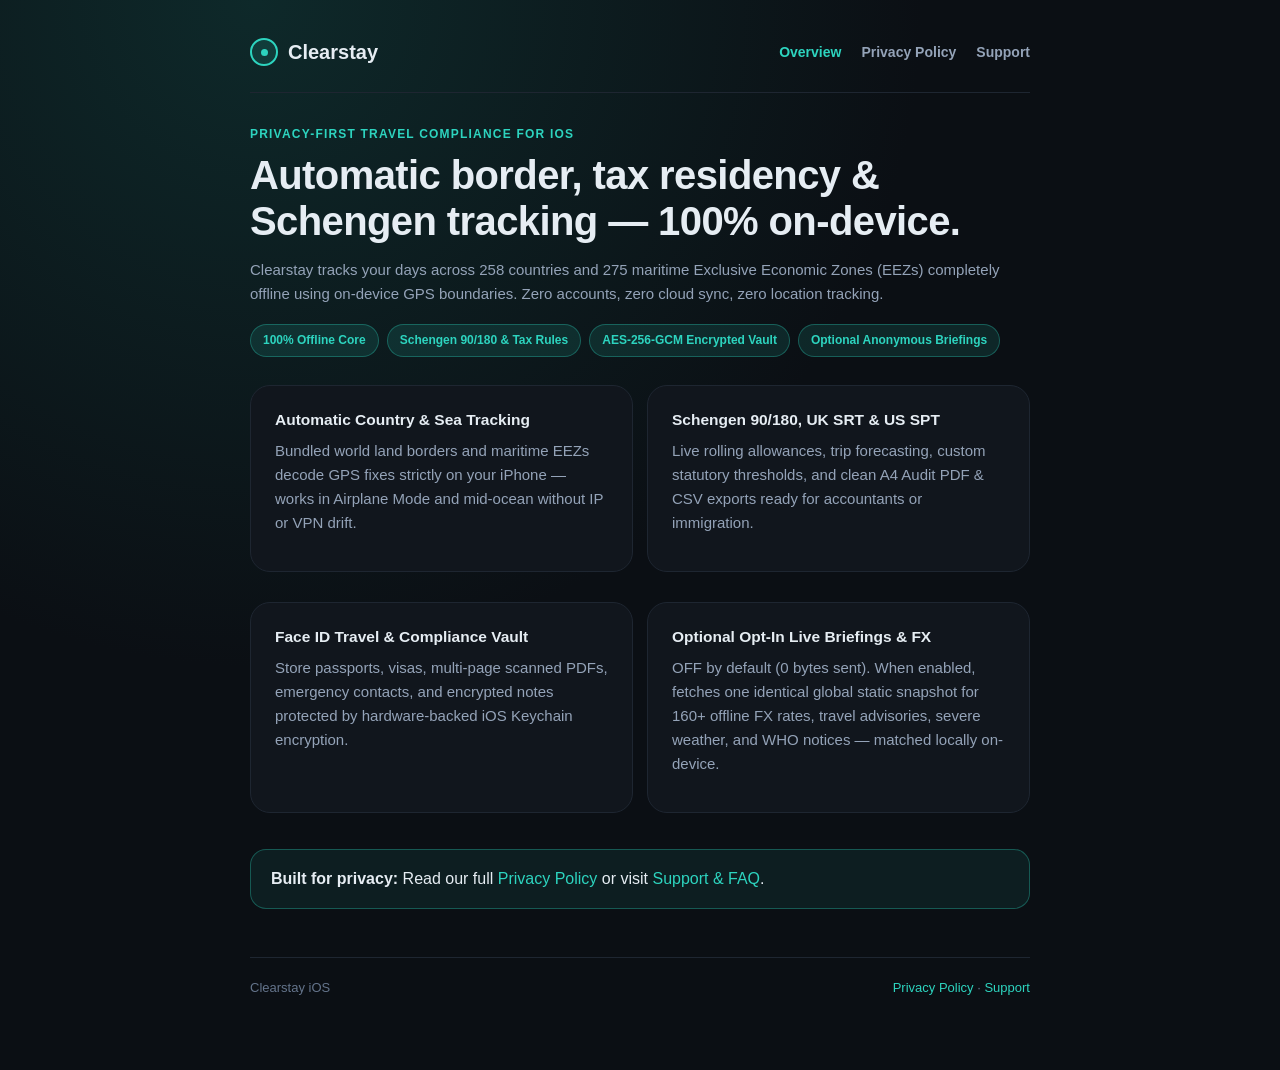
<file: site/index.html>
<!doctype html>
<html lang="en">
<head>
  <meta charset="utf-8">
  <meta name="viewport" content="width=device-width, initial-scale=1">
  <title>Clearstay — Offline Travel Day, Tax Residency &amp; Schengen Tracker</title>
  <link rel="stylesheet" href="styles.css">
</head>
<body>
  <div class="wrap">
    <nav>
      <a class="brand" href="./"><span class="brand-dot"></span>Clearstay</a>
      <div class="nav-links">
        <a class="active" href="./">Overview</a>
        <a href="./privacy.html">Privacy Policy</a>
        <a href="./support.html">Support</a>
      </div>
    </nav>

    <div class="eyebrow">Privacy-First Travel Compliance for iOS</div>
    <h1>Automatic border, tax residency &amp; Schengen tracking — 100% on-device.</h1>
    <p>Clearstay tracks your days across 258 countries and 275 maritime Exclusive Economic Zones (EEZs) completely offline using on-device GPS boundaries. Zero accounts, zero cloud sync, zero location tracking.</p>

    <div class="pill-row">
      <span class="pill">100% Offline Core</span>
      <span class="pill">Schengen 90/180 &amp; Tax Rules</span>
      <span class="pill">AES-256-GCM Encrypted Vault</span>
      <span class="pill">Optional Anonymous Briefings</span>
    </div>

    <div class="grid-2">
      <div class="card">
        <h3>Automatic Country &amp; Sea Tracking</h3>
        <p>Bundled world land borders and maritime EEZs decode GPS fixes strictly on your iPhone — works in Airplane Mode and mid-ocean without IP or VPN drift.</p>
      </div>
      <div class="card">
        <h3>Schengen 90/180, UK SRT &amp; US SPT</h3>
        <p>Live rolling allowances, trip forecasting, custom statutory thresholds, and clean A4 Audit PDF &amp; CSV exports ready for accountants or immigration.</p>
      </div>
      <div class="card">
        <h3>Face ID Travel &amp; Compliance Vault</h3>
        <p>Store passports, visas, multi-page scanned PDFs, emergency contacts, and encrypted notes protected by hardware-backed iOS Keychain encryption.</p>
      </div>
      <div class="card">
        <h3>Optional Opt-In Live Briefings &amp; FX</h3>
        <p>OFF by default (0 bytes sent). When enabled, fetches one identical global static snapshot for 160+ offline FX rates, travel advisories, severe weather, and WHO notices — matched locally on-device.</p>
      </div>
    </div>

    <div class="callout">
      <strong>Built for privacy:</strong> Read our full <a href="./privacy.html">Privacy Policy</a> or visit <a href="./support.html">Support &amp; FAQ</a>.
    </div>

    <footer>
      <span>Clearstay iOS</span>
      <span><a href="./privacy.html">Privacy Policy</a> · <a href="./support.html">Support</a></span>
    </footer>
  </div>
</body>
</html>
</file>
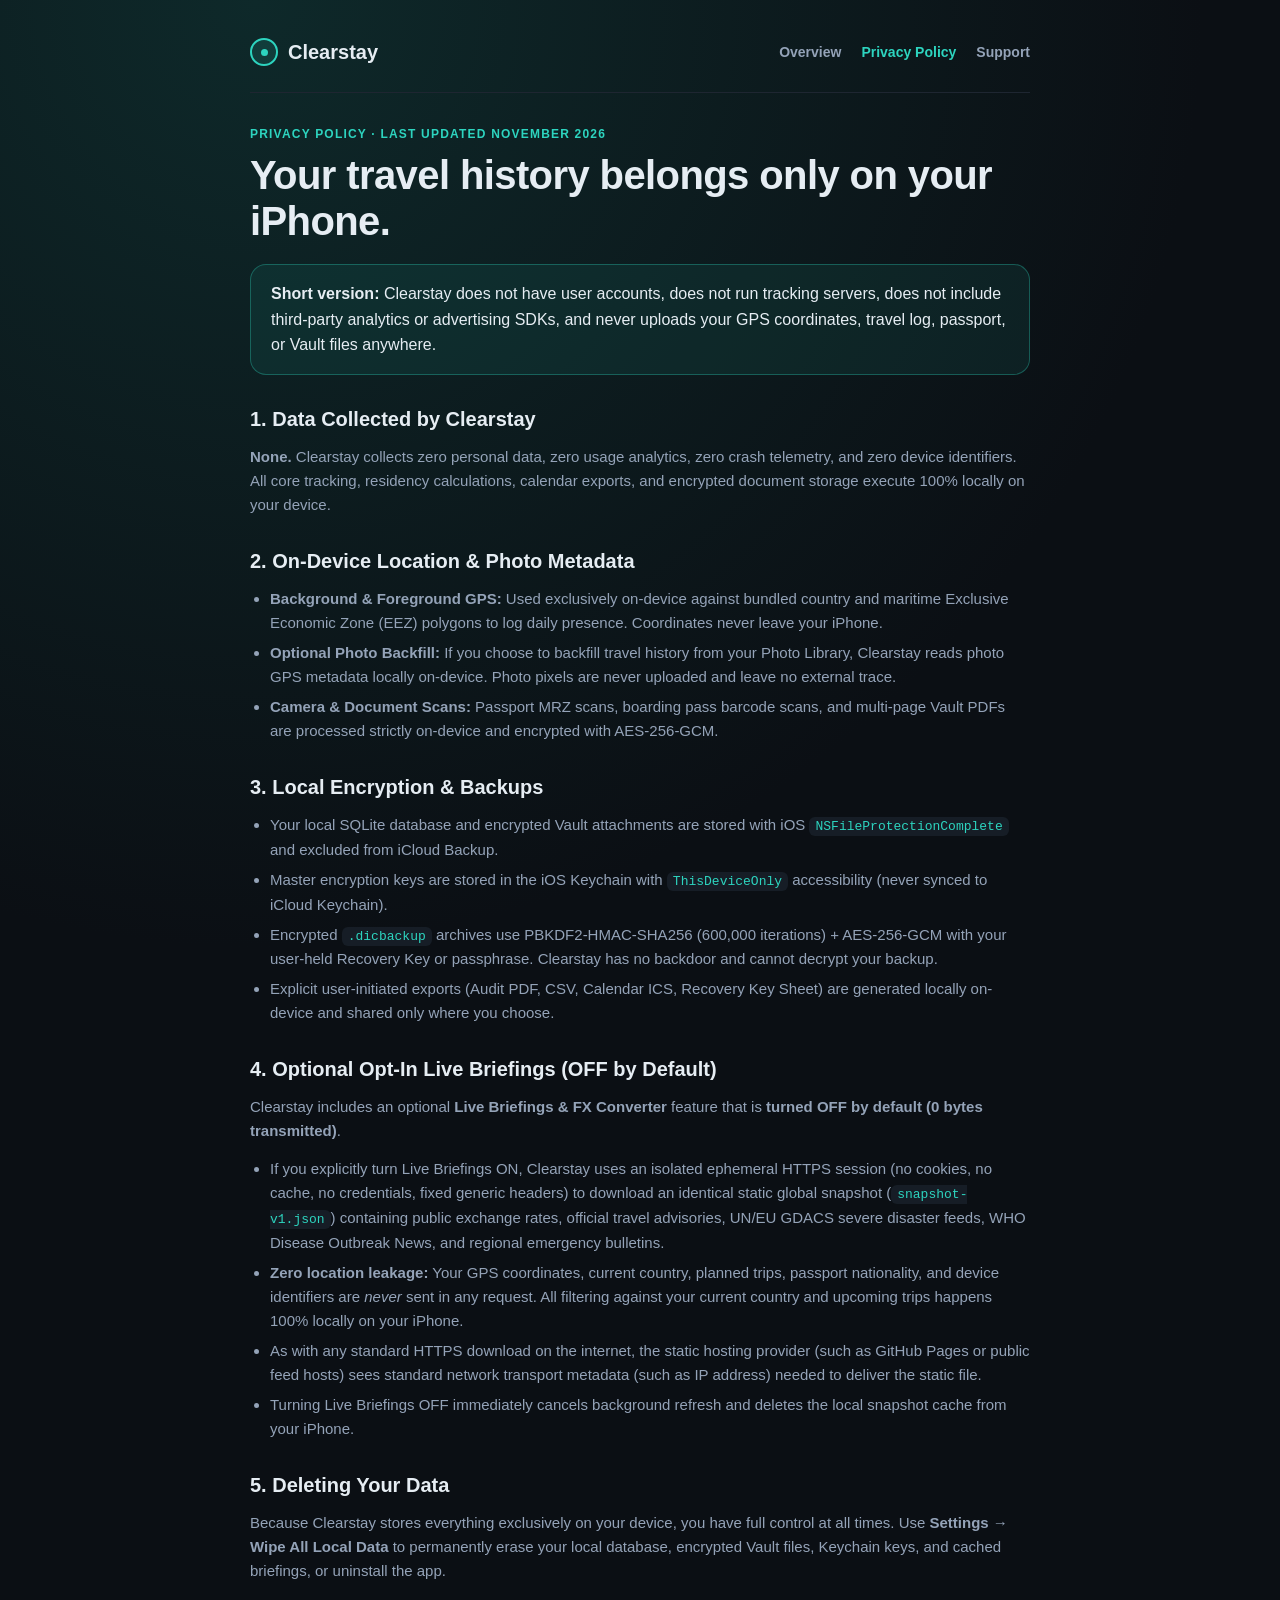
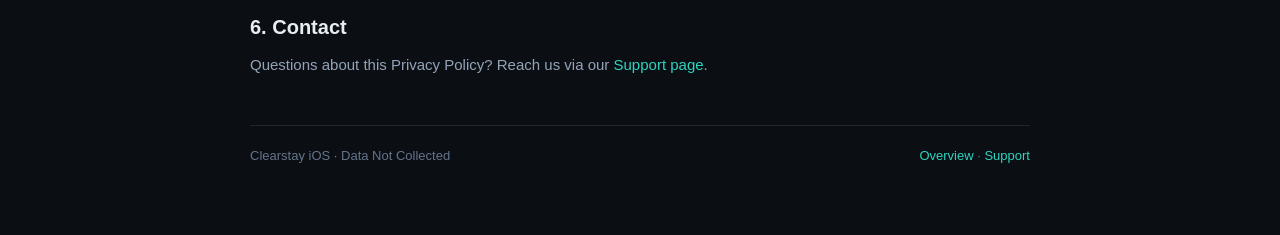
<file: site/privacy.html>
<!doctype html>
<html lang="en">
<head>
  <meta charset="utf-8">
  <meta name="viewport" content="width=device-width, initial-scale=1">
  <title>Privacy Policy — Clearstay</title>
  <link rel="stylesheet" href="styles.css">
</head>
<body>
  <div class="wrap">
    <nav>
      <a class="brand" href="./"><span class="brand-dot"></span>Clearstay</a>
      <div class="nav-links">
        <a href="./">Overview</a>
        <a class="active" href="./privacy.html">Privacy Policy</a>
        <a href="./support.html">Support</a>
      </div>
    </nav>

    <div class="eyebrow">Privacy Policy · Last Updated November 2026</div>
    <h1>Your travel history belongs only on your iPhone.</h1>

    <div class="callout">
      <strong>Short version:</strong> Clearstay does not have user accounts, does not run tracking servers, does not include third-party analytics or advertising SDKs, and never uploads your GPS coordinates, travel log, passport, or Vault files anywhere.
    </div>

    <h2>1. Data Collected by Clearstay</h2>
    <p><strong>None.</strong> Clearstay collects zero personal data, zero usage analytics, zero crash telemetry, and zero device identifiers. All core tracking, residency calculations, calendar exports, and encrypted document storage execute 100% locally on your device.</p>

    <h2>2. On-Device Location &amp; Photo Metadata</h2>
    <ul>
      <li><strong>Background &amp; Foreground GPS:</strong> Used exclusively on-device against bundled country and maritime Exclusive Economic Zone (EEZ) polygons to log daily presence. Coordinates never leave your iPhone.</li>
      <li><strong>Optional Photo Backfill:</strong> If you choose to backfill travel history from your Photo Library, Clearstay reads photo GPS metadata locally on-device. Photo pixels are never uploaded and leave no external trace.</li>
      <li><strong>Camera &amp; Document Scans:</strong> Passport MRZ scans, boarding pass barcode scans, and multi-page Vault PDFs are processed strictly on-device and encrypted with AES-256-GCM.</li>
    </ul>

    <h2>3. Local Encryption &amp; Backups</h2>
    <ul>
      <li>Your local SQLite database and encrypted Vault attachments are stored with iOS <code>NSFileProtectionComplete</code> and excluded from iCloud Backup.</li>
      <li>Master encryption keys are stored in the iOS Keychain with <code>ThisDeviceOnly</code> accessibility (never synced to iCloud Keychain).</li>
      <li>Encrypted <code>.dicbackup</code> archives use PBKDF2-HMAC-SHA256 (600,000 iterations) + AES-256-GCM with your user-held Recovery Key or passphrase. Clearstay has no backdoor and cannot decrypt your backup.</li>
      <li>Explicit user-initiated exports (Audit PDF, CSV, Calendar ICS, Recovery Key Sheet) are generated locally on-device and shared only where you choose.</li>
    </ul>

    <h2>4. Optional Opt-In Live Briefings (OFF by Default)</h2>
    <p>Clearstay includes an optional <strong>Live Briefings &amp; FX Converter</strong> feature that is <strong>turned OFF by default (0 bytes transmitted)</strong>.</p>
    <ul>
      <li>If you explicitly turn Live Briefings ON, Clearstay uses an isolated ephemeral HTTPS session (no cookies, no cache, no credentials, fixed generic headers) to download an identical static global snapshot (<code>snapshot-v1.json</code>) containing public exchange rates, official travel advisories, UN/EU GDACS severe disaster feeds, WHO Disease Outbreak News, and regional emergency bulletins.</li>
      <li><strong>Zero location leakage:</strong> Your GPS coordinates, current country, planned trips, passport nationality, and device identifiers are <em>never</em> sent in any request. All filtering against your current country and upcoming trips happens 100% locally on your iPhone.</li>
      <li>As with any standard HTTPS download on the internet, the static hosting provider (such as GitHub Pages or public feed hosts) sees standard network transport metadata (such as IP address) needed to deliver the static file.</li>
      <li>Turning Live Briefings OFF immediately cancels background refresh and deletes the local snapshot cache from your iPhone.</li>
    </ul>

    <h2>5. Deleting Your Data</h2>
    <p>Because Clearstay stores everything exclusively on your device, you have full control at all times. Use <strong>Settings → Wipe All Local Data</strong> to permanently erase your local database, encrypted Vault files, Keychain keys, and cached briefings, or uninstall the app.</p>

    <h2>6. Contact</h2>
    <p>Questions about this Privacy Policy? Reach us via our <a href="./support.html">Support page</a>.</p>

    <footer>
      <span>Clearstay iOS · Data Not Collected</span>
      <span><a href="./">Overview</a> · <a href="./support.html">Support</a></span>
    </footer>
  </div>
</body>
</html>
</file>
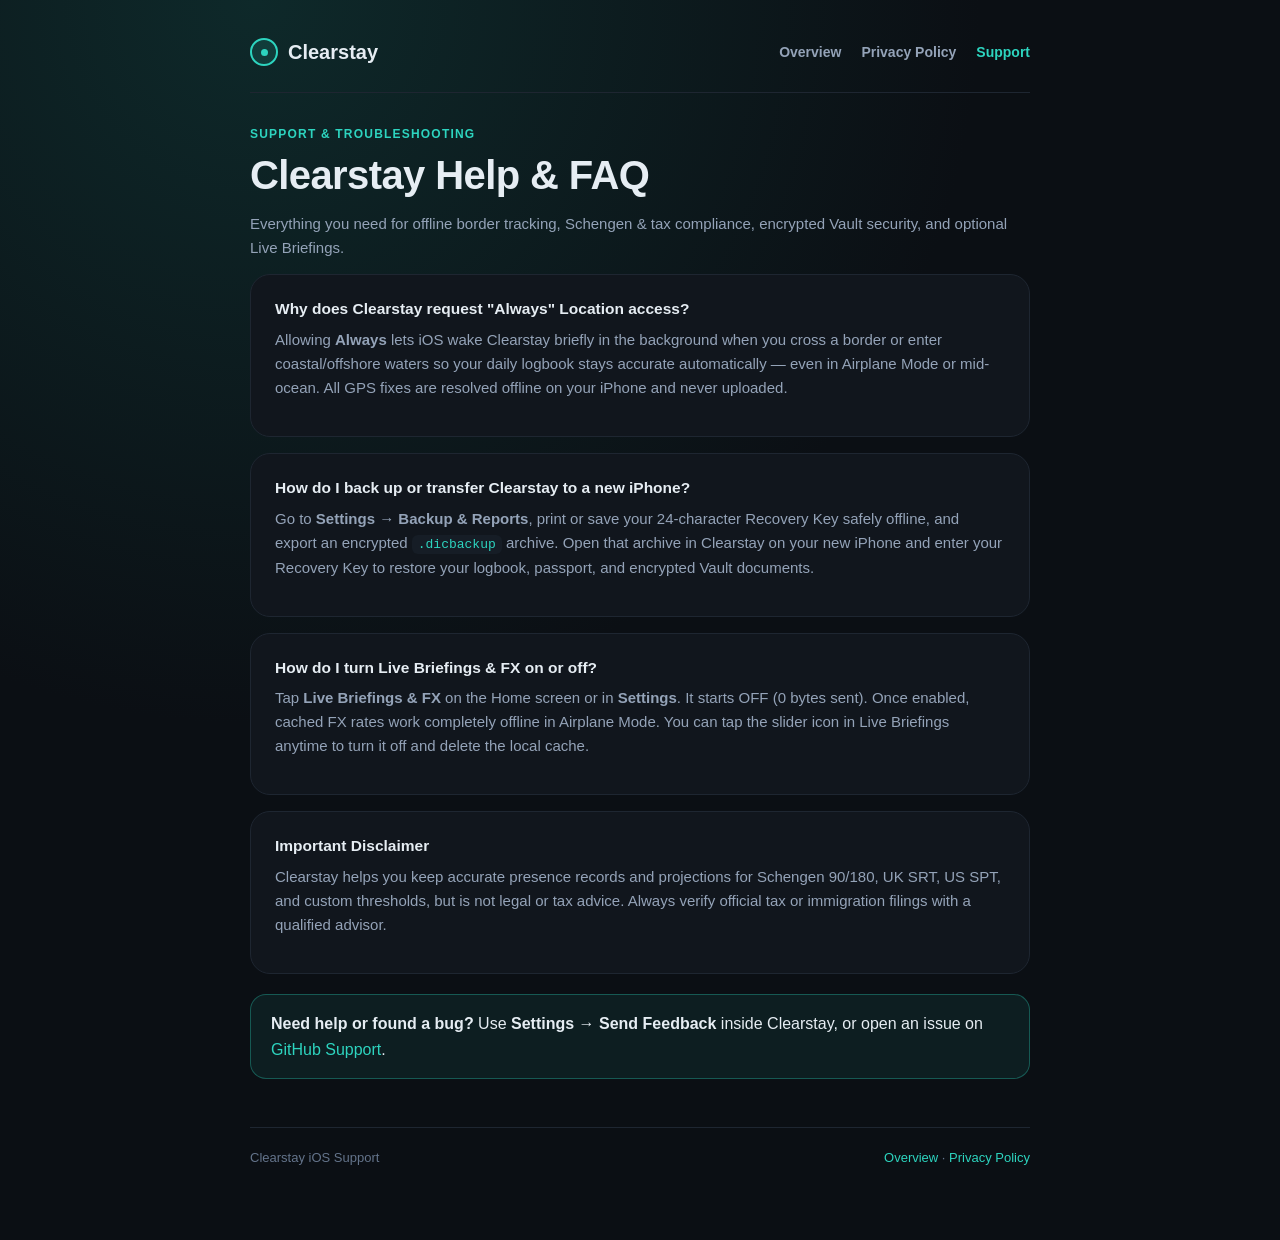
<file: site/support.html>
<!doctype html>
<html lang="en">
<head>
  <meta charset="utf-8">
  <meta name="viewport" content="width=device-width, initial-scale=1">
  <title>Support &amp; FAQ — Clearstay</title>
  <link rel="stylesheet" href="styles.css">
</head>
<body>
  <div class="wrap">
    <nav>
      <a class="brand" href="./"><span class="brand-dot"></span>Clearstay</a>
      <div class="nav-links">
        <a href="./">Overview</a>
        <a href="./privacy.html">Privacy Policy</a>
        <a class="active" href="./support.html">Support</a>
      </div>
    </nav>

    <div class="eyebrow">Support &amp; Troubleshooting</div>
    <h1>Clearstay Help &amp; FAQ</h1>
    <p>Everything you need for offline border tracking, Schengen &amp; tax compliance, encrypted Vault security, and optional Live Briefings.</p>

    <div class="card">
      <h3>Why does Clearstay request "Always" Location access?</h3>
      <p>Allowing <strong>Always</strong> lets iOS wake Clearstay briefly in the background when you cross a border or enter coastal/offshore waters so your daily logbook stays accurate automatically — even in Airplane Mode or mid-ocean. All GPS fixes are resolved offline on your iPhone and never uploaded.</p>
    </div>

    <div class="card">
      <h3>How do I back up or transfer Clearstay to a new iPhone?</h3>
      <p>Go to <strong>Settings → Backup &amp; Reports</strong>, print or save your 24-character Recovery Key safely offline, and export an encrypted <code>.dicbackup</code> archive. Open that archive in Clearstay on your new iPhone and enter your Recovery Key to restore your logbook, passport, and encrypted Vault documents.</p>
    </div>

    <div class="card">
      <h3>How do I turn Live Briefings &amp; FX on or off?</h3>
      <p>Tap <strong>Live Briefings &amp; FX</strong> on the Home screen or in <strong>Settings</strong>. It starts OFF (0 bytes sent). Once enabled, cached FX rates work completely offline in Airplane Mode. You can tap the slider icon in Live Briefings anytime to turn it off and delete the local cache.</p>
    </div>

    <div class="card">
      <h3>Important Disclaimer</h3>
      <p>Clearstay helps you keep accurate presence records and projections for Schengen 90/180, UK SRT, US SPT, and custom thresholds, but is not legal or tax advice. Always verify official tax or immigration filings with a qualified advisor.</p>
    </div>

    <div class="callout">
      <strong>Need help or found a bug?</strong> Use <strong>Settings → Send Feedback</strong> inside Clearstay, or open an issue on <a href="https://github.com/rydlewiczc-cpu/clearstay-web/issues">GitHub Support</a>.
    </div>

    <footer>
      <span>Clearstay iOS Support</span>
      <span><a href="./">Overview</a> · <a href="./privacy.html">Privacy Policy</a></span>
    </footer>
  </div>
</body>
</html>
</file>
<file: site/styles.css>
:root {
  --canvas: #0B0F14;
  --card: #11161D;
  --card-raised: #161D26;
  --mint: #2DD4BF;
  --sky: #60A5FA;
  --amber: #FBBF24;
  --ink: #E6EDF3;
  --muted: #94A3B8;
  --faint: #64748B;
  --hairline: #1E2631;
}
* { box-sizing: border-box; margin: 0; padding: 0; }
body {
  font-family: -apple-system, BlinkMacSystemFont, "SF Pro Display", "Segoe UI", Roboto, sans-serif;
  background: radial-gradient(circle at 20% 0%, #0E292A 0%, var(--canvas) 45%);
  color: var(--ink);
  line-height: 1.6;
  min-height: 100vh;
}
a { color: var(--mint); text-decoration: none; }
a:hover { text-decoration: underline; }
.wrap { max-width: 820px; margin: 0 auto; padding: 36px 20px 72px; }
nav {
  display: flex; justify-content: space-between; align-items: center;
  padding-bottom: 24px; margin-bottom: 32px; border-bottom: 1px solid var(--hairline);
  flex-wrap: wrap; gap: 12px;
}
.brand { display: flex; align-items: center; gap: 10px; font-weight: 800; font-size: 20px; color: var(--ink); }
.brand-dot {
  width: 28px; height: 28px; border-radius: 50%;
  border: 2.5px solid var(--mint); display: inline-flex; align-items: center; justify-content: center;
  background: rgba(45, 212, 191, 0.12);
}
.brand-dot::after { content: ""; width: 7px; height: 7px; border-radius: 50%; background: var(--mint); }
.nav-links { display: flex; gap: 20px; font-size: 14px; font-weight: 600; }
.nav-links a { color: var(--muted); }
.nav-links a.active, .nav-links a:hover { color: var(--mint); text-decoration: none; }
.eyebrow { color: var(--mint); font-size: 12px; font-weight: 700; letter-spacing: 1.2px; text-transform: uppercase; margin-bottom: 8px; }
h1 { font-size: clamp(28px, 5vw, 40px); font-weight: 800; letter-spacing: -0.6px; line-height: 1.15; margin-bottom: 14px; }
h2 { font-size: 20px; font-weight: 700; margin: 28px 0 10px; color: var(--ink); }
h3 { font-size: 15.5px; font-weight: 700; margin-bottom: 6px; color: var(--ink); }
p { color: var(--muted); margin-bottom: 14px; font-size: 15px; }
ul { margin: 0 0 16px 20px; color: var(--muted); font-size: 15px; }
li { margin-bottom: 6px; }
.pill-row { display: flex; flex-wrap: wrap; gap: 8px; margin: 18px 0 28px; }
.pill {
  padding: 6px 12px; border-radius: 999px; font-size: 12px; font-weight: 700;
  background: rgba(45, 212, 191, 0.12); border: 1px solid rgba(45, 212, 191, 0.32); color: var(--mint);
}
.card {
  background: var(--card); border: 1px solid var(--hairline); border-radius: 20px;
  padding: 22px 24px; margin-bottom: 16px;
}
.grid-2 { display: grid; grid-template-columns: repeat(auto-fit, minmax(260px, 1fr)); gap: 14px; margin: 20px 0; }
.callout {
  background: rgba(45, 212, 191, 0.08); border: 1px solid rgba(45, 212, 191, 0.32);
  border-radius: 16px; padding: 16px 20px; margin: 20px 0;
}
.callout strong { color: var(--ink); }
code {
  font-family: ui-monospace, SFMono-Regular, Menlo, monospace; font-size: 13px;
  background: var(--card-raised); padding: 2px 6px; border-radius: 6px; color: var(--mint);
}
footer {
  margin-top: 48px; padding-top: 20px; border-top: 1px solid var(--hairline);
  display: flex; justify-content: space-between; flex-wrap: wrap; gap: 10px;
  font-size: 13px; color: var(--faint);
}
</file>
